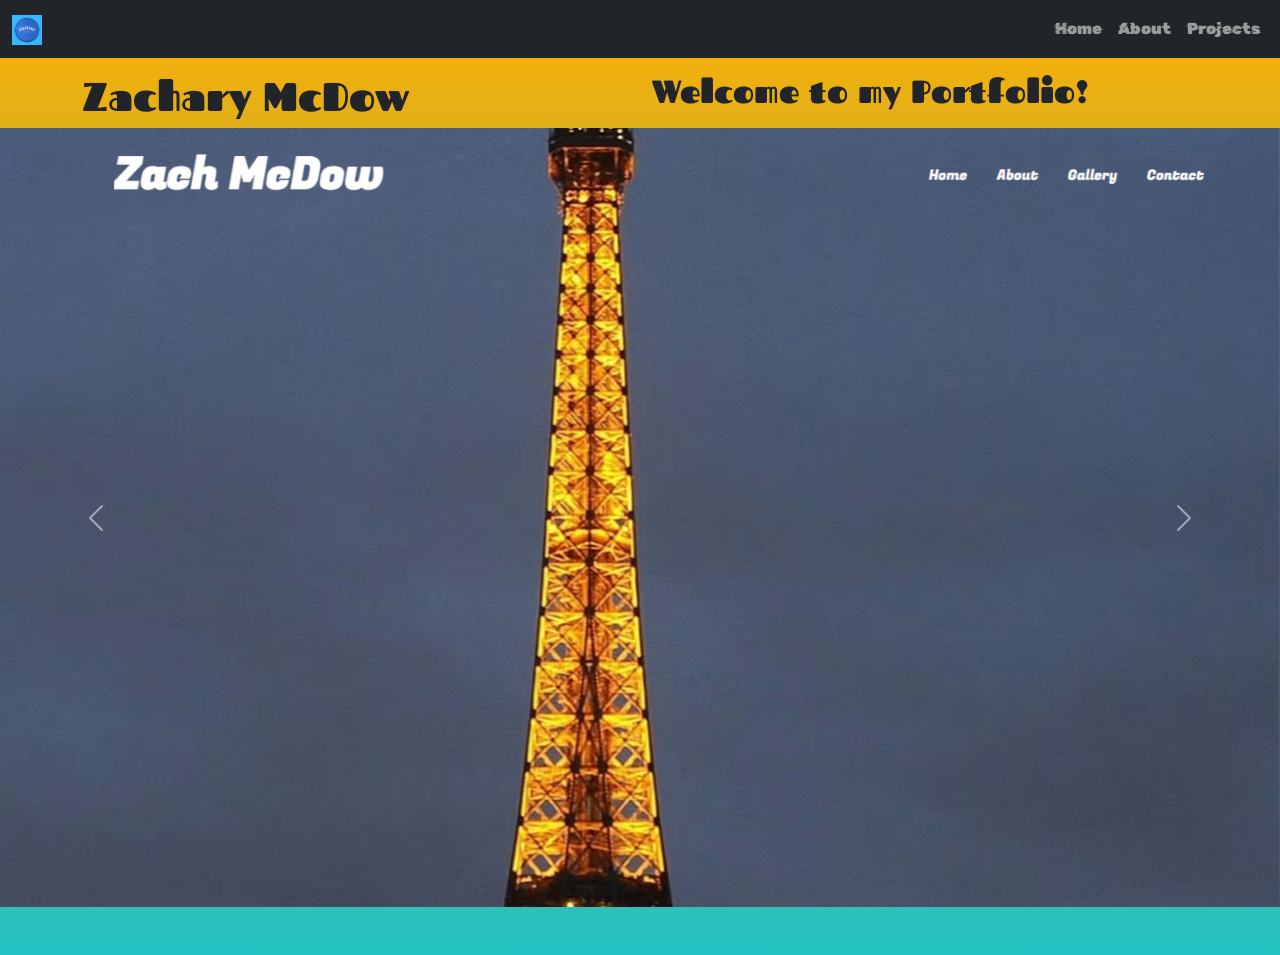
<file: index.html>
<!doctype html>
<html lang="en">

<head>
    <meta charset="utf-8">
    <meta name="viewport" content="width=device-width, initial-scale=1">
    <title>Bootstrap Portfolio</title>
    <link href="https://cdn.jsdelivr.net/npm/bootstrap@5.3.8/dist/css/bootstrap.min.css" rel="stylesheet" integrity="sha384-sRIl4kxILFvY47J16cr9ZwB07vP4J8+LH7qKQnuqkuIAvNWLzeN8tE5YBujZqJLB" crossorigin="anonymous">
        <link rel="preconnect" href="https://fonts.googleapis.com">
        <link rel="preconnect" href="https://fonts.gstatic.com" crossorigin>
        <link href="https://fonts.googleapis.com/css2?family=Fascinate&family=Rubik+Glitch&display=swap" rel="stylesheet">
        <link rel="stylesheet" href="css/style.css">
</head>

<body>
    <nav class="navbar navbar-expand-lg bg-dark fixed-top" data-bs-theme="dark">
        <div class="container-fluid">
            <button class="navbar-toggler" type="button" data-bs-toggle="collapse" data-bs-target="#navbarTogglerDemo01"
                aria-controls="navbarTogglerDemo01" aria-expanded="false" aria-label="Toggle navigation">
                <span class="navbar-toggler-icon"></span>
            </button>
            <div class="collapse navbar-collapse" id="navbarTogglerDemo01">
                <a class="navbar-brand" href="#">
                    <img src="img/Z McDow Logo.png" alt="logo" width="30" height="30">
                </a>
                <ul class="navbar-nav ms-auto mb-2 mb-lg-0">
                    <li class="nav-item">
                        <a class="nav-link rubik" href="index.html">Home</a>
                    </li>
                    <li class="nav-item">
                        <a class="nav-link rubik" href="about.html">About</a>
                    </li>
                    <li class="nav-item">
                        <a class="nav-link rubik" href="projects.html">Projects</a>
                    </li>
                </ul>
            </div>
        </div>
    </nav>
    <br>
    <section id="home" class="py-5">
        <div class="container">
            <div class="row">
                <div class="col-6">
                    <h1 class="fascinate">Zachary McDow</h1>
                </div>
                <div class="col-6">
                    <h2 class="fascinate">Welcome to my Portfolio!</h2>
                </div>
            </div>
        </div>

        <div id="carouselExample" class="carousel slide">
            <div class="carousel-inner">
                <div class="carousel-item active">
                    <img src="img/Screenshot 2026-04-21 081434.png" class="d-block w-100" alt="project">
                </div>
                <div class="carousel-item">
                    <img src="img/Screenshot 2026-04-21 082805.png" class="d-block w-100" alt="project">
                </div>
                <div class="carousel-item">
                    <img src="img/Screenshot 2026-04-22 090823.png" class="d-block w-100" alt="project">
                </div>
            </div>
            <button class="carousel-control-prev" type="button" data-bs-target="#carouselExample" data-bs-slide="prev">
                <span class="carousel-control-prev-icon" aria-hidden="true"></span>
                <span class="visually-hidden">Previous</span>
            </button>
            <button class="carousel-control-next" type="button" data-bs-target="#carouselExample" data-bs-slide="next">
                <span class="carousel-control-next-icon" aria-hidden="true"></span>
                <span class="visually-hidden">Next</span>
            </button>
        </div>

    </section>


    <script src="https://cdn.jsdelivr.net/npm/bootstrap@5.3.8/dist/js/bootstrap.bundle.min.js"
        integrity="sha384-FKyoEForCGlyvwx9Hj09JcYn3nv7wiPVlz7YYwJrWVcXK/BmnVDxM+D2scQbITxI"
        crossorigin="anonymous"></script>
</body>

</html>
</file>
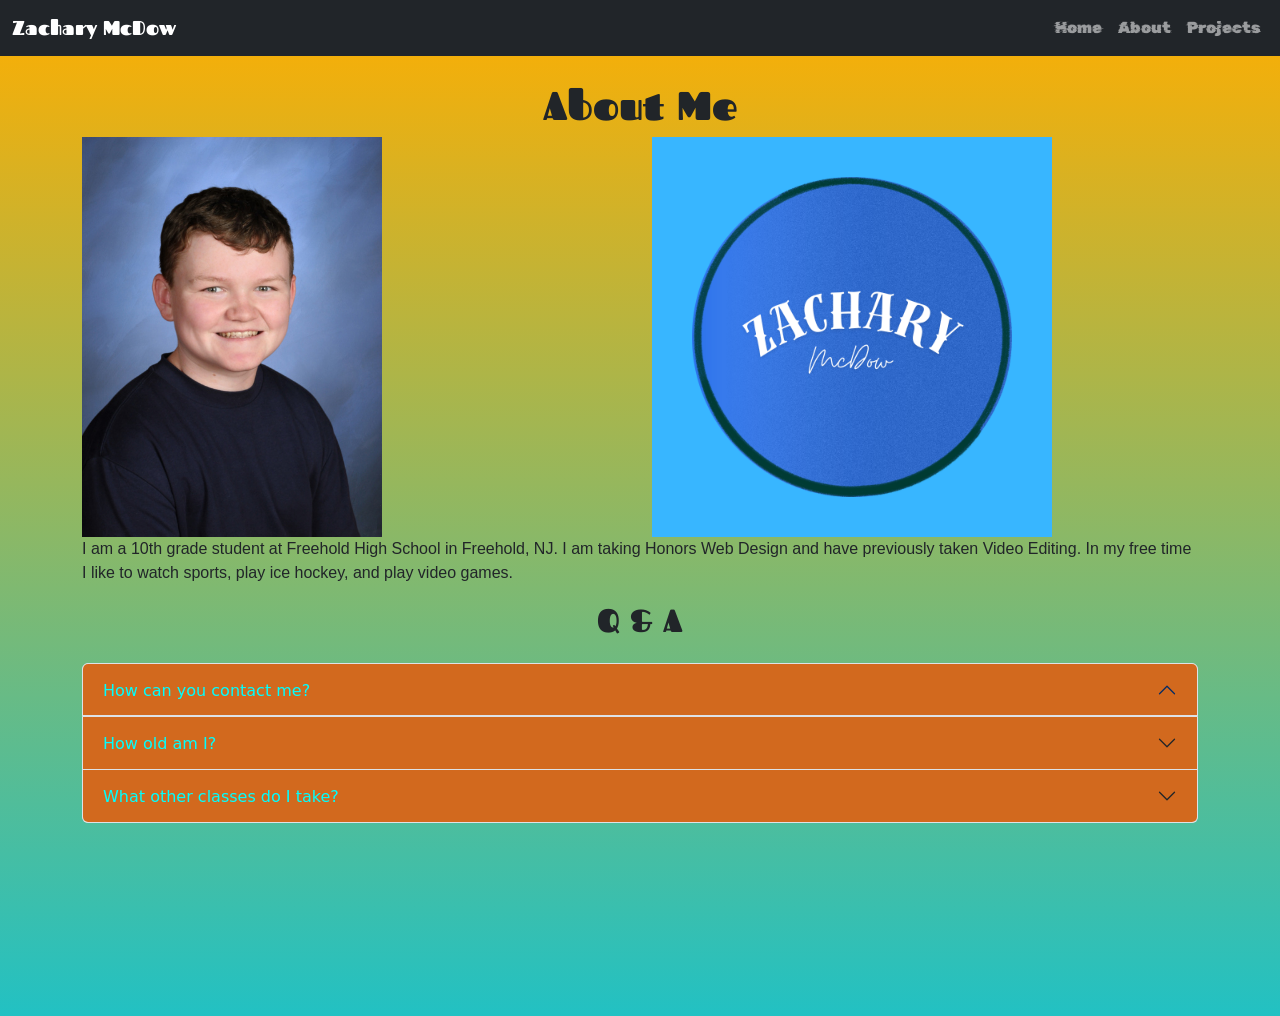
<file: about.html>
<!doctype html>
<html lang="en">

<head>
    <meta charset="utf-8">
    <meta name="viewport" content="width=device-width, initial-scale=1">
    <title>Bootstrap Portfolio</title>
    <link href="https://cdn.jsdelivr.net/npm/bootstrap@5.3.8/dist/css/bootstrap.min.css" rel="stylesheet" integrity="sha384-sRIl4kxILFvY47J16cr9ZwB07vP4J8+LH7qKQnuqkuIAvNWLzeN8tE5YBujZqJLB" crossorigin="anonymous">
        <link rel="preconnect" href="https://fonts.googleapis.com">
        <link rel="preconnect" href="https://fonts.gstatic.com" crossorigin>
        <link href="https://fonts.googleapis.com/css2?family=Fascinate&family=Rubik+Glitch&display=swap" rel="stylesheet">
        <link rel="stylesheet" href="css/style.css">
</head>

<body style="height: 1000px;">
    <nav class="navbar navbar-expand-lg bg-dark fixed-top" data-bs-theme="dark">
        <div class="container-fluid">
            <button class="navbar-toggler" type="button" data-bs-toggle="collapse" data-bs-target="#navbarTogglerDemo01"
                aria-controls="navbarTogglerDemo01" aria-expanded="false" aria-label="Toggle navigation">
                <span class="navbar-toggler-icon"></span>
            </button>
            <div class="collapse navbar-collapse" id="navbarTogglerDemo01">
                <a class="navbar-brand fascinate" href="#">Zachary McDow</a>
                <ul class="navbar-nav ms-auto mb-2 mb-lg-0">
                    <li class="nav-item">
                        <a class="nav-link rubik" href="index.html">Home</a>
                    </li>
                    <li class="nav-item">
                        <a class="nav-link rubik" href="about.html">About</a>
                    </li>
                    <li class="nav-item">
                        <a class="nav-link rubik" href="projects.html">Projects</a>
                    </li>
                </ul>
            </div>
        </div>
    </nav>
    <hr>
    <div class="container pt-5">
        <div class="row">
            <div class="col">
                <h1 class="text-center fascinate">About Me</h1>
            </div>
        </div>
        <div class="row">
            <div class="col-6">
                <img src="img/me.jpg" alt="Me" height="400px" width="300px">
            </div>
            <div class="col-6">
                <img src="img/Z McDow Logo.png" alt="logo" height="400px" width="400px">
            </div>
        </div>
        <div class="row">
            <div class="col">
                <p class="michroma">I am a 10th grade student at Freehold High School in Freehold, NJ. I am taking Honors Web Design and
                    have previously taken Video Editing. In my free time I like to watch sports, play ice hockey, and
                    play video games.</p>
            </div>
        </div>
    </div>
    <div class="container">
        <div class="row">
            <div class="col-12">
                <h2 class="text-center mb-4 fascinate">Q & A</h2>
                <div class="accordion" id="accordionExample">
                    <div class="accordion-item">
                        <h2 class="accordion-header">
                            <button class="accordion-button" type="button" data-bs-toggle="collapse"
                                data-bs-target="#collapseOne" aria-expanded="false" aria-controls="collapseOne">
                                How can you contact me?
                            </button>
                        </h2>
                        <div id="collapseOne" class="accordion-collapse collapse" data-bs-parent="#accordionExample">
                            <div class="accordion-body">
                                My email is 128zmcdow@frhsd.com.
                            </div>
                        </div>
                    </div>
                    <div class="accordion-item">
                        <h2 class="accordion-header">
                            <button class="accordion-button collapsed" type="button" data-bs-toggle="collapse"
                                data-bs-target="#collapseTwo" aria-expanded="false" aria-controls="collapseTwo">
                                How old am I?
                            </button>
                        </h2>
                        <div id="collapseTwo" class="accordion-collapse collapse" data-bs-parent="#accordionExample">
                            <div class="accordion-body">
                                I am 16 years old.
                            </div>
                        </div>
                    </div>
                    <div class="accordion-item">
                        <h2 class="accordion-header">
                            <button class="accordion-button collapsed" type="button" data-bs-toggle="collapse"
                                data-bs-target="#collapseThree" aria-expanded="false" aria-controls="collapseThree">
                                What other classes do I take?
                            </button>
                        </h2>
                        <div id="collapseThree" class="accordion-collapse collapse" data-bs-parent="#accordionExample">
                            <div class="accordion-body">
                                I take Honors English 2, Honors Algebra 2, Honors US History, Honors Chemistry, and Spanish 2.
                            </div>
                        </div>
                    </div>
                </div>
                
<script src="https://cdn.jsdelivr.net/npm/bootstrap@5.3.8/dist/js/bootstrap.bundle.min.js"
        integrity="sha384-FKyoEForCGlyvwx9Hj09JcYn3nv7wiPVlz7YYwJrWVcXK/BmnVDxM+D2scQbITxI"
        crossorigin="anonymous"></script>
</body>

</html>
</file>
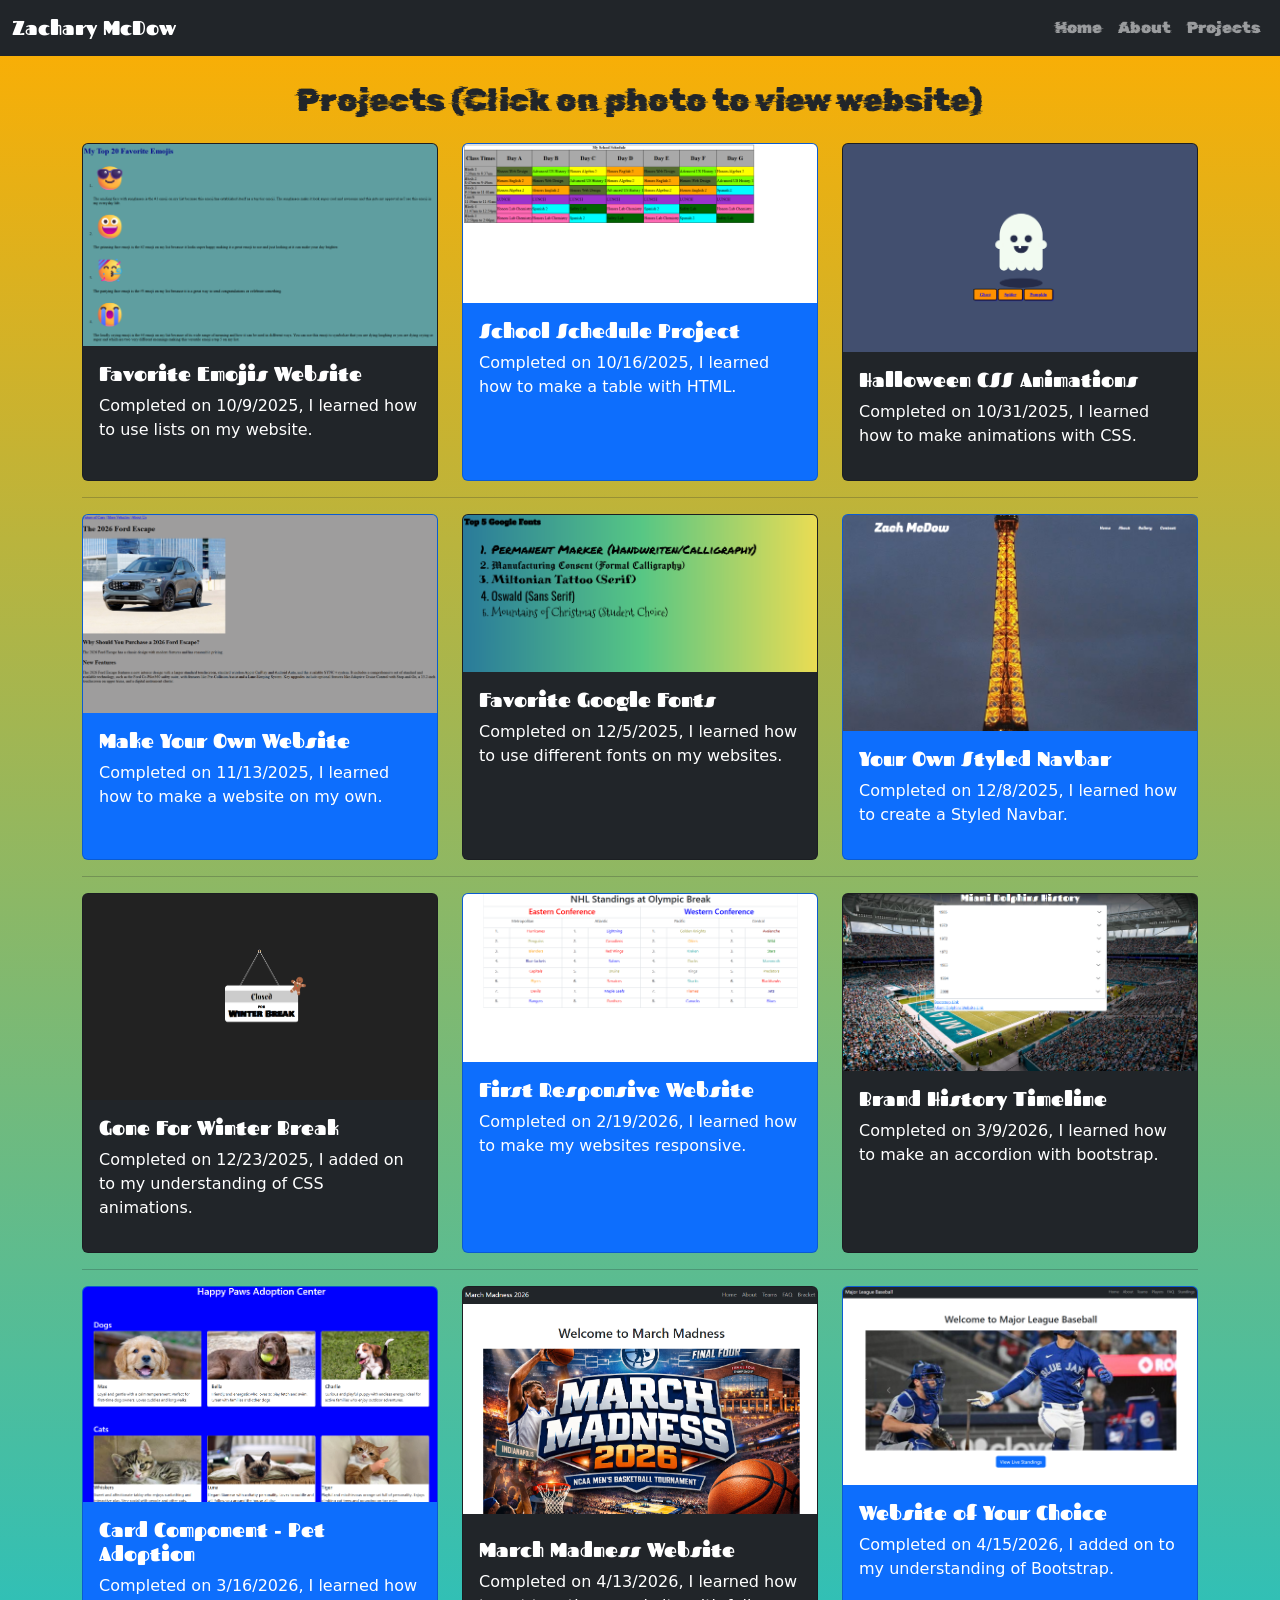
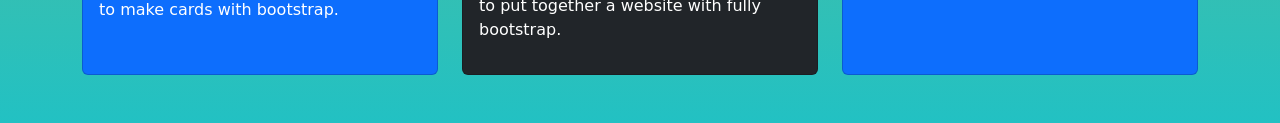
<file: projects.html>
<!doctype html>
<html lang="en">

<head>
    <meta charset="utf-8">
    <meta name="viewport" content="width=device-width, initial-scale=1">
    <title>Bootstrap Portfolio</title>
    <link href="https://cdn.jsdelivr.net/npm/bootstrap@5.3.8/dist/css/bootstrap.min.css" rel="stylesheet" integrity="sha384-sRIl4kxILFvY47J16cr9ZwB07vP4J8+LH7qKQnuqkuIAvNWLzeN8tE5YBujZqJLB" crossorigin="anonymous">
        <link rel="preconnect" href="https://fonts.googleapis.com">
        <link rel="preconnect" href="https://fonts.gstatic.com" crossorigin>
        <link href="https://fonts.googleapis.com/css2?family=Fascinate&family=Rubik+Glitch&display=swap" rel="stylesheet">
        <link rel="stylesheet" href="css/style.css">
</head>

<body>
    <nav class="navbar navbar-expand-lg bg-dark fixed-top" data-bs-theme="dark">
        <div class="container-fluid">
            <button class="navbar-toggler" type="button" data-bs-toggle="collapse" data-bs-target="#navbarTogglerDemo01"
                aria-controls="navbarTogglerDemo01" aria-expanded="false" aria-label="Toggle navigation">
                <span class="navbar-toggler-icon"></span>
            </button>
            <div class="collapse navbar-collapse" id="navbarTogglerDemo01">
                <a class="navbar-brand fascinate" href="#">Zachary McDow</a>
                <ul class="navbar-nav ms-auto mb-2 mb-lg-0">
                    <li class="nav-item">
                        <a class="nav-link rubik" href="index.html">Home</a>
                    </li>
                    <li class="nav-item">
                        <a class="nav-link rubik" href="about.html">About</a>
                    </li>
                    <li class="nav-item">
                        <a class="nav-link rubik" href="projects.html">Projects</a>
                    </li>
                </ul>
            </div>
        </div>
    </nav>
    <hr>

    <section id="projects" class="py-5">
        <div class="container">
            <div class="row">
                <div class="col-12">
                    <h2 class="text-center mb-4 rubik">Projects (Click on photo to view website)</h2>
                </div>
            </div>
            <div class="row">
                <div class="col-xl-4 col-lg-4 col-md-4 col-12">
                    <div class="card h-100 text-bg-dark mb-3">
                        <a target="_blank" href="https://128zmcdow.github.io/Emoji-Website/"><img src="img/Screenshot 2026-04-22 084843.png" class="card-img-top h-100" alt="Emoji Website"></a>
                        <div class="card-body">
                            <h5 class="card-title fascinate" target="_blank" href="https://128zmcdow.github.io/Emoji-Website/">Favorite Emojis Website</h5>
                            <p class="card-text">Completed on 10/9/2025, I learned how to use lists on my website.</p>
                        </div>
                    </div>
                </div>
                <div class="col-xl-4 col-lg-4 col-md-4 col-12">
                    <div class="card h-100 text-bg-primary mb-3">
                        <a target="_blank" href="https://128zmcdow.github.io/School-schedule/"><img src="img/Screenshot 2026-04-22 085424.png" class="card-img-top h-100" alt="School Schedule"></a>
                        <div class="card-body">
                            <h5 class="card-title fascinate">School Schedule Project</h5>
                            <p class="card-text">Completed on 10/16/2025, I learned how to make a table with HTML.</p>
                        </div>
                    </div>
                </div>
                <div class="col-xl-4 col-lg-4 col-md-4 col-12">
                    <div class="card h-100 text-bg-dark mb-3">
                        <a target="_blank" href="https://128zmcdow.github.io/Halloween-Animations/"><img src="img/Screenshot 2026-04-22 085433.png" class="card-img-top h-100" alt="Halloween CSS"></a>
                        <div class="card-body">
                            <h5 class="card-title fascinate">Halloween CSS Animations</h5>
                            <p class="card-text">Completed on 10/31/2025, I learned how to make animations with CSS.</p>
                        </div>
                    </div>
                </div>
            </div>
            <hr>
            <div class="row">
                <div class="col-xl-4 col-lg-4 col-md-4 col-12">
                    <div class="card h-100 text-bg-primary mb-3">
                        <a target="_blank" href="https://128zmcdow.github.io/My-Own-Website/"><img src="img/Screenshot 2026-04-21 082805.png" class="card-img-top h-100" alt="Make Your Own Website"></a>
                        <div class="card-body">
                            <h5 class="card-title fascinate">Make Your Own Website</h5>
                            <p class="card-text">Completed on 11/13/2025, I learned how to make a website on my own.</p>
                        </div>
                    </div>
                </div>
                <div class="col-xl-4 col-lg-4 col-md-4 col-12">
                    <div class="card h-100 text-bg-dark mb-3">
                        <a target="_blank" href="https://128zmcdow.github.io/Favorite-Google-Fonts/"><img src="img/Screenshot 2026-04-21 082136.png" class="card-img-top h-100" alt="Favorite Google Fonts"></a>
                        <div class="card-body">
                            <h5 class="card-title fascinate" target="_blank" href="https://128zmcdow.github.io/Favorite-Google-Fonts/">Favorite Google Fonts</h5>
                            <p class="card-text">Completed on 12/5/2025, I learned how to use different fonts on my websites.</p>
                        </div>
                    </div>
                </div>
                <div class="col-xl-4 col-lg-4 col-md-4 col-12">
                    <div class="card h-100 text-bg-primary mb-3">
                        <a target="_blank" href="https://128zmcdow.github.io/YourOwnStyledNavbar/"><img src="img/Screenshot 2026-04-21 081434.png" class="card-img-top h-100" alt="Styled Navbar"></a>
                        <div class="card-body">
                            <h5 class="card-title fascinate">Your Own Styled Navbar</h5>
                            <p class="card-text">Completed on 12/8/2025, I learned how to create a Styled Navbar.</p>
                        </div>
                    </div>
                </div>
            </div>
            <hr>
            <div class="row">
                <div class="col-xl-4 col-lg-4 col-md-4 col-12">
                    <div class="card h-100 text-bg-dark mb-3">
                        <a target="_blank" href="https://128zmcdow.github.io/ClosedForBreak/"><img src="img/Screenshot 2026-04-22 090222.png" class="card-img-top h-100" alt="Winter Break"></a>
                        <div class="card-body">
                            <h5 class="card-title fascinate">Gone For Winter Break</h5>
                            <p class="card-text">Completed on 12/23/2025, I added on to my understanding of CSS animations.</p>
                        </div>
                    </div>
                </div>
                <div class="col-xl-4 col-lg-4 col-md-4 col-12">
                    <div class="card h-100 text-bg-primary mb-3">
                        <a target="_blank" href="https://128zmcdow.github.io/FirstResponsiveWebsite/"><img src="img/Screenshot 2026-04-22 085949.png" class="card-img-top h-100" alt="First Responsive"></a>
                        <div class="card-body">
                            <h5 class="card-title fascinate">First Responsive Website</h5>
                            <p class="card-text">Completed on 2/19/2026, I learned how to make my websites responsive.</p>
                        </div>
                    </div>
                </div>
                <div class="col-xl-4 col-lg-4 col-md-4 col-12">
                    <div class="card h-100 text-bg-dark mb-3">
                        <a target="_blank" href="https://128zmcdow.github.io/CustomAccordian/"><img src="img/Screenshot 2026-04-22 090823.png" class="card-img-top h-100" alt="Brand History Timeline"></a>
                        <div class="card-body">
                            <h5 class="card-title fascinate">Brand History Timeline</h5>
                            <p class="card-text">Completed on 3/9/2026, I learned how to make an accordion with bootstrap.</p>
                        </div>
                    </div>
                </div>
            </div>
            <hr>
            <div class="row">
                <div class="col-xl-4 col-lg-4 col-md-4 col-12">
                    <div class="card h-100 text-bg-primary mb-3">
                        <a target="_blank" href="https://ushwtloggc-3573588721-a.codehs.me/index.html"><img src="img/Screenshot 2026-04-22 091610.png" class="card-img-top h-100" alt="Pet Adoption"></a>
                        <div class="card-body">
                            <h5 class="card-title fascinate">Card Component - Pet Adoption</h5>
                            <p class="card-text">Completed on 3/16/2026, I learned how to make cards with bootstrap.</p>
                        </div>
                    </div>
                </div>
                <div class="col-xl-4 col-lg-4 col-md-4 col-12">
                    <div class="card h-100 text-bg-dark mb-3">
                        <a  class="card-title" target="_blank" href="https://codehs.com/student/7097047/section/814699/assignment/213589059"><img src="img/Screenshot 2026-04-22 091027.png" class="card-img-top h-100" alt="March Madness"></a>
                        <div class="card-body">
                            <h5 class="card-title fascinate">March Madness Website</h5>
                            <p class="card-text">Completed on 4/13/2026, I learned how to put together a website with fully bootstrap.</p>
                        </div>
                    </div>
                </div>
                <div class="col-xl-4 col-lg-4 col-md-4 col-12">
                    <div class="card h-100 text-bg-primary mb-3">
                        <a target="_blank" href="https://128zmcdow.github.io/CustomMLBWebsite/"><img src="img/Screenshot 2026-04-22 091248.png" class="card-img-top h-100" alt="My Choice"></a>
                        <div class="card-body">
                            <h5 class="card-title fascinate">Website of Your Choice</h5>
                            <p class="card-text">Completed on 4/15/2026, I added on to my understanding of Bootstrap.</p>
                        </div>
                    </div>
                </div>
            </div>

        </div>
    </section>
</file>
<file: css/style.css>
.rubik {
  font-family: "Rubik Glitch", system-ui;
  font-weight: 400;
  font-style: normal;
}

.fascinate {
  font-family: "Fascinate", system-ui;
  font-weight: 400;
  font-style: normal;
}

.ranchers {
  font-family: "Ranchers", sans-serif;
  font-weight: 400;
  font-style: normal;
}

.michroma {
  font-family: "Michroma", sans-serif;
  font-weight: 400;
  font-style: normal;
}

body{
    background: #22C1C3;
    background: linear-gradient(0deg, rgba(34, 193, 195, 1) 0%, rgba(255, 174, 0, 1) 100%);
}

.accordion-button {
  color: aqua;
  background-color: chocolate;
  --bs-accordion-bg: aqua;
  --bs-accordion-active-color: aqua;
  --bs-accordion-active-bg: chocolate;
}
</file>
